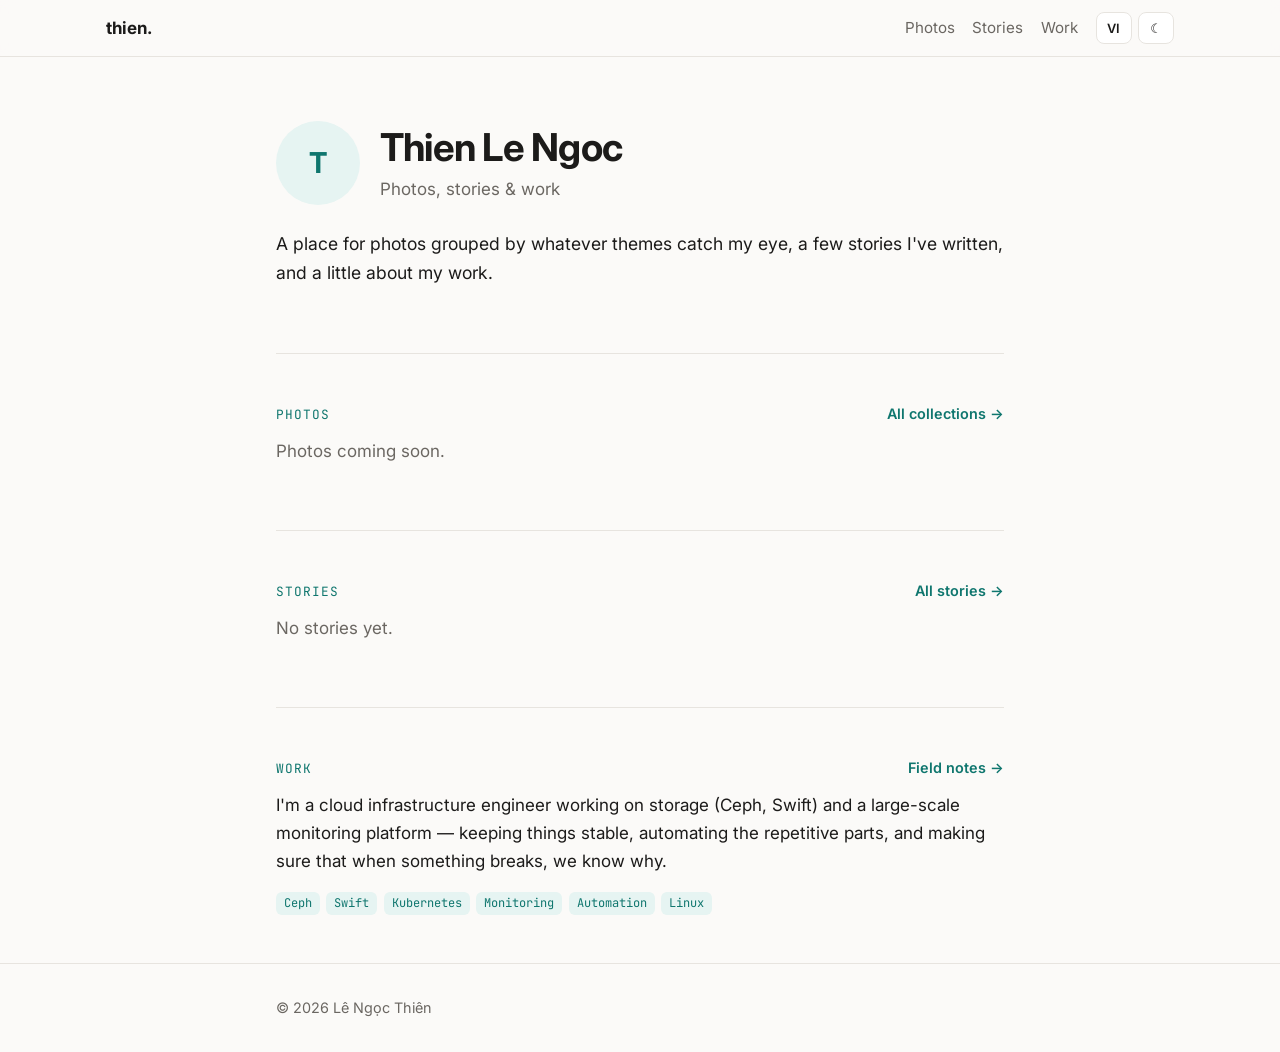
<file: index.html>
<!doctype html>
<html lang="vi" data-lang="vi"
      data-title-vi="Lê Ngọc Thiên — Ảnh, chuyện & công việc"
      data-title-en="Thien Le Ngoc — Photos, stories & work">
<head>
  <meta charset="utf-8">
  <meta name="viewport" content="width=device-width, initial-scale=1">
  <title>Lê Ngọc Thiên</title>
  <meta name="description" content="Ảnh, những câu chuyện tự viết và đôi dòng về công việc của Lê Ngọc Thiên.">
  <link rel="icon" href="data:image/svg+xml,<svg xmlns='http://www.w3.org/2000/svg' viewBox='0 0 100 100'><rect width='100' height='100' rx='22' fill='%230f766e'/><text x='50' y='66' font-size='52' text-anchor='middle' fill='white' font-family='sans-serif' font-weight='700'>T</text></svg>">
  <link rel="preconnect" href="https://fonts.googleapis.com">
  <link rel="preconnect" href="https://fonts.gstatic.com" crossorigin>
  <link href="https://fonts.googleapis.com/css2?family=Inter:wght@400;600;700&family=Literata:wght@400;600&family=JetBrains+Mono:wght@400&display=swap" rel="stylesheet">
  <link rel="stylesheet" href="assets/css/style.css">
  <script src="assets/js/main.js"></script>
</head>
<body data-page="home">

<header class="site-header">
  <div class="container">
    <a class="brand" href="./">thien.</a>
    <nav class="nav">
      <a href="anh/"><span data-l="vi">Ảnh</span><span data-l="en">Photos</span></a>
      <a href="chuyen/"><span data-l="vi">Chuyện</span><span data-l="en">Stories</span></a>
      <a href="cong-viec/"><span data-l="vi">Công việc</span><span data-l="en">Work</span></a>
      <span class="toggles">
        <button class="btn-icon" id="lang-toggle" type="button" aria-label="Switch language">EN</button>
        <button class="btn-icon" id="theme-toggle" type="button" aria-label="Toggle theme">☾</button>
      </span>
    </nav>
  </div>
</header>

<main class="container">

  <section class="hero">
    <div class="hero-top">
      <!-- TODO: thay bằng <img class="avatar" src="assets/avatar.jpg" alt=""> -->
      <div class="avatar" aria-hidden="true">T</div>
      <div>
        <h1><span data-l="vi">Lê Ngọc Thiên</span><span data-l="en">Thien Le Ngoc</span></h1>
        <p class="role"><span data-l="vi">Ảnh, chuyện &amp; công việc</span><span data-l="en">Photos, stories &amp; work</span></p>
      </div>
    </div>
    <p class="lead" data-l="vi">
      Nơi mình cất những bức ảnh theo từng chủ đề mình thích, vài câu chuyện tự viết,
      và đôi dòng về công việc.
    </p>
    <p class="lead" data-l="en">
      A place for photos grouped by whatever themes catch my eye, a few stories I've written,
      and a little about my work.
    </p>
  </section>

  <section id="photos">
    <div class="section-head">
      <div class="eyebrow"><span data-l="vi">Ảnh</span><span data-l="en">Photos</span></div>
      <a href="anh/"><span data-l="vi">Tất cả bộ sưu tập →</span><span data-l="en">All collections →</span></a>
    </div>
    <div id="home-photos"></div>
  </section>

  <section id="stories">
    <div class="section-head">
      <div class="eyebrow"><span data-l="vi">Chuyện</span><span data-l="en">Stories</span></div>
      <a href="chuyen/"><span data-l="vi">Tất cả truyện →</span><span data-l="en">All stories →</span></a>
    </div>
    <div id="home-stories"></div>
  </section>

  <section id="work">
    <div class="section-head">
      <div class="eyebrow"><span data-l="vi">Công việc</span><span data-l="en">Work</span></div>
      <a href="cong-viec/"><span data-l="vi">Ghi chép kỹ thuật →</span><span data-l="en">Field notes →</span></a>
    </div>
    <!-- TODO: chỉnh lại cho đúng. Repo public — không nêu tên công ty / sản phẩm / hệ thống nội bộ. -->
    <p data-l="vi">
      Mình là kỹ sư hạ tầng cloud, làm về lưu trữ (Ceph, Swift) và hệ thống giám sát quy mô lớn —
      làm sao để hệ thống chạy ổn định, tự động hoá được những việc lặp lại,
      và khi có sự cố thì biết ngay vì sao.
    </p>
    <p data-l="en">
      I'm a cloud infrastructure engineer working on storage (Ceph, Swift) and a large-scale monitoring
      platform — keeping things stable, automating the repetitive parts, and making sure that when
      something breaks, we know why.
    </p>
    <div class="tags">
      <span class="tag">Ceph</span><span class="tag">Swift</span><span class="tag">Kubernetes</span>
      <span class="tag">Monitoring</span><span class="tag">Automation</span><span class="tag">Linux</span>
    </div>
  </section>

</main>

<footer class="site-footer">
  <div class="container">© <span id="year">2026</span> Lê Ngọc Thiên</div>
</footer>

</body>
</html>
</file>
<file: assets/css/style.css>
/* ---------- Tokens ---------- */
:root {
  --bg: #fbfaf8;
  --surface: #ffffff;
  --text: #1c1b1a;
  --muted: #6b6762;
  --border: #e7e4df;
  --accent: #0f766e;
  --accent-soft: #e6f4f2;
  --radius: 12px;
  --max: 760px;
  --wide: 1100px;
  --font: "Inter", system-ui, -apple-system, "Segoe UI", Roboto, sans-serif;
  --serif: "Literata", Georgia, "Times New Roman", serif;
  --mono: "JetBrains Mono", ui-monospace, SFMono-Regular, Menlo, monospace;
  color-scheme: light;
}

@media (prefers-color-scheme: dark) {
  :root:not([data-theme="light"]) {
    --bg: #141413;
    --surface: #1c1c1a;
    --text: #ecebe8;
    --muted: #a19d97;
    --border: #2e2d2a;
    --accent: #5eead4;
    --accent-soft: #15302d;
    color-scheme: dark;
  }
}
:root[data-theme="dark"] {
  --bg: #141413;
  --surface: #1c1c1a;
  --text: #ecebe8;
  --muted: #a19d97;
  --border: #2e2d2a;
  --accent: #5eead4;
  --accent-soft: #15302d;
  color-scheme: dark;
}

/* ---------- Language switching ---------- */
:root[data-lang="vi"] [data-l="en"],
:root[data-lang="en"] [data-l="vi"] { display: none !important; }

/* ---------- Base ---------- */
*, *::before, *::after { box-sizing: border-box; }
html { scroll-behavior: smooth; scroll-padding-top: 72px; }
body {
  margin: 0;
  background: var(--bg);
  color: var(--text);
  font-family: var(--font);
  font-size: 17px;
  line-height: 1.65;
  -webkit-font-smoothing: antialiased;
}
a { color: var(--accent); text-decoration: none; }
a:hover { text-decoration: underline; text-underline-offset: 3px; }
img { max-width: 100%; display: block; }
h1, h2, h3 { line-height: 1.25; margin: 0 0 .5em; }
h1 { font-size: clamp(1.7rem, 4.5vw, 2.2rem); letter-spacing: -.02em; }
h2 { font-size: 1.35rem; letter-spacing: -.01em; }
h3 { font-size: 1.05rem; }
p { margin: 0 0 1em; }

.container { max-width: var(--max); margin: 0 auto; padding: 0 16px; }
.container.wide { max-width: var(--wide); }

/* ---------- Header ---------- */
.site-header {
  position: sticky; top: 0; z-index: 10;
  background: color-mix(in srgb, var(--bg) 85%, transparent);
  backdrop-filter: blur(8px);
  border-bottom: 1px solid var(--border);
}
.site-header .container {
  display: flex; align-items: center; justify-content: space-between;
  gap: 1rem; height: 56px; max-width: var(--wide);
}
.brand { font-weight: 700; color: var(--text); }
.brand:hover { text-decoration: none; }
.nav { display: flex; align-items: center; gap: 1.1rem; font-size: .95rem; }
.nav a { color: var(--muted); }
.nav a:hover, .nav a[aria-current] { color: var(--text); text-decoration: none; }
.toggles { display: flex; gap: .4rem; }
.btn-icon {
  border: 1px solid var(--border); background: var(--surface); color: var(--text);
  border-radius: 8px; height: 32px; min-width: 36px; padding: 0 .5rem;
  font: 600 .8rem var(--font); cursor: pointer;
}
.btn-icon:hover { border-color: var(--accent); }
@media (max-width: 480px) {
  .nav { gap: .75rem; font-size: .9rem; }
  .brand { display: none; }
  .site-header .container { justify-content: flex-end; }
}

/* ---------- Sections ---------- */
section { padding: 3rem 0; border-bottom: 1px solid var(--border); }
section:last-of-type { border-bottom: none; }
.page { padding-top: 2.5rem; padding-bottom: 4rem; }
.eyebrow { font-family: var(--mono); font-size: .8rem; color: var(--accent); text-transform: uppercase; letter-spacing: .08em; margin-bottom: .75rem; }
.section-head { display: flex; justify-content: space-between; align-items: baseline; gap: 1rem; }
.section-head a { font-size: .9rem; font-weight: 600; white-space: nowrap; }
.meta { color: var(--muted); font-size: .88rem; }
.empty { color: var(--muted); }
.lead { font-size: 1.1rem; }
.back { display: inline-block; font-size: .9rem; margin-bottom: 1.5rem; }

/* Hero */
.hero { padding-top: 4rem; }
.hero-top { display: flex; align-items: center; gap: 1.25rem; margin-bottom: 1.5rem; }
.avatar {
  width: 84px; height: 84px; border-radius: 50%; flex: none;
  display: grid; place-items: center;
  background: var(--accent-soft); color: var(--accent);
  font-size: 1.8rem; font-weight: 700; object-fit: cover;
}
.hero h1 { font-size: clamp(1.8rem, 5vw, 2.4rem); margin: 0; }
.hero .role { color: var(--muted); margin: .2rem 0 0; }
.links { display: flex; flex-wrap: wrap; gap: .6rem; margin-top: 1.25rem; }
.chip {
  display: inline-flex; align-items: center; gap: .35rem;
  border: 1px solid var(--border); background: var(--surface);
  border-radius: 999px; padding: .3rem .85rem; font-size: .9rem; color: var(--text);
}
.chip:hover { border-color: var(--accent); text-decoration: none; }

.tags { display: flex; flex-wrap: wrap; gap: .4rem; margin-top: .6rem; }
.tag { font-family: var(--mono); font-size: .75rem; background: var(--accent-soft); color: var(--accent); border-radius: 6px; padding: .1rem .5rem; }

/* ---------- Photo collections ---------- */
.grid { display: grid; grid-template-columns: repeat(auto-fill, minmax(220px, 1fr)); gap: 1rem; margin-top: 1rem; }
.collection {
  display: block; color: inherit; border-radius: var(--radius); overflow: hidden;
  background: var(--surface); border: 1px solid var(--border);
  transition: border-color .15s, transform .15s;
}
.collection:hover { text-decoration: none; border-color: var(--accent); transform: translateY(-2px); }
.collection img, .cover-empty { width: 100%; aspect-ratio: 4 / 3; object-fit: cover; background: var(--accent-soft); }
.collection-body { padding: .75rem 1rem .9rem; }
.collection h3 { margin: 0 0 .15rem; }

/* Gallery inside a collection: masonry columns, natural aspect ratio */
.gallery { margin-top: 1.75rem; }
.gallery.masonry { columns: 3 260px; column-gap: .75rem; }
.gallery figure { margin: 0 0 .75rem; break-inside: avoid; }
.gallery img { width: 100%; height: auto; border-radius: 6px; cursor: zoom-in; transition: opacity .15s; }
.gallery a:hover img { opacity: .9; }
.gallery figcaption { color: var(--muted); font-size: .85rem; margin-top: .3rem; }

/* Lightbox */
.lightbox {
  position: fixed; inset: 0; z-index: 100;
  background: rgba(0, 0, 0, .94);
  display: grid; place-items: center; padding: 16px;
}
.lightbox[hidden] { display: none; }
.lightbox figure { margin: 0; text-align: center; }
.lightbox img { max-width: 100%; max-height: calc(100vh - 64px); max-height: calc(100dvh - 64px); object-fit: contain; border-radius: 4px; margin: 0 auto; }
.lightbox figcaption { color: #ccc; font-size: .9rem; margin-top: .5rem; min-height: 1.2em; }
.lightbox button {
  position: absolute; background: none; border: none; color: #fff;
  font-size: 2.5rem; line-height: 1; padding: .5rem 1rem; cursor: pointer; opacity: .7;
}
.lightbox button:hover { opacity: 1; }
.lb-prev { left: 0; top: 50%; transform: translateY(-50%); }
.lb-next { right: 0; top: 50%; transform: translateY(-50%); }
.lb-close { top: 0; right: 0; }

/* ---------- Stories ---------- */
.stories { list-style: none; margin: 1rem 0 0; padding: 0; }
.stories li { padding: 1.1rem 0; border-top: 1px dashed var(--border); }
.stories li:first-child { border-top: none; padding-top: 0; }
.stories h3 { font-family: var(--serif); font-size: 1.25rem; font-weight: 600; margin-bottom: .3rem; }
.stories p { color: var(--muted); margin-bottom: .3rem; }

.story h1 { font-family: var(--serif); font-weight: 600; letter-spacing: -.01em; }
.story > .meta { margin-bottom: 2.5rem; }
.prose { font-family: var(--serif); font-size: 1.125rem; line-height: 1.85; max-width: 38em; }
.prose p { margin: 0 0 1.3em; }
.prose h2, .prose h3 { font-family: var(--font); margin-top: 2.2em; }
.prose blockquote { margin: 1.5em 0; padding: 0 0 0 1.25em; border-left: 3px solid var(--accent); color: var(--muted); font-style: italic; }
.prose hr { border: 0; margin: 2.5em 0; text-align: center; }
.prose hr::after { content: "* * *"; color: var(--muted); letter-spacing: .5em; }
.pager { display: flex; justify-content: space-between; gap: 1rem; margin-top: 3rem; padding-top: 1.5rem; border-top: 1px solid var(--border); font-size: .95rem; }

/* ---------- Work ---------- */
.work-list { margin: 0; padding-left: 1.1rem; }
.work-list li { margin-bottom: .4rem; }

/* Footer */
.site-footer { border-top: 1px solid var(--border); padding: 2rem 0; color: var(--muted); font-size: .9rem; }

/* ---------- Work notes ---------- */
.system { padding: 1.5rem 0; border-top: 1px dashed var(--border); }
.system:first-child { border-top: none; padding-top: 0; }
.system h2 { margin-bottom: .3rem; }
.system p { color: var(--muted); }
.doc-links { display: flex; flex-wrap: wrap; gap: .5rem; }

.doc-tabs { display: flex; flex-wrap: wrap; gap: .25rem; border-bottom: 1px solid var(--border); margin-bottom: 1.5rem; }
.doc-tabs a { padding: .45rem .8rem; color: var(--muted); font-size: .92rem; border-bottom: 2px solid transparent; margin-bottom: -1px; }
.doc-tabs a:hover { color: var(--text); text-decoration: none; }
.doc-tabs a[aria-current] { color: var(--text); border-bottom-color: var(--accent); font-weight: 600; }

.toc { background: var(--surface); border: 1px solid var(--border); border-radius: 8px; padding: .6rem 1rem; margin-bottom: 2rem; font-size: .92rem; }
.toc summary { cursor: pointer; font-weight: 600; }
.toc ol { margin: .5rem 0 .2rem; padding-left: 1.3rem; }
.toc li { margin: .15rem 0; }

.doc { font-size: 1rem; line-height: 1.7; }
.doc h1 { margin-bottom: .75rem; }
.doc h2 { margin-top: 2.5rem; padding-top: .5rem; }
.doc h3 { margin-top: 1.75rem; }
.doc h4 { margin: 1.25rem 0 .4rem; font-size: 1rem; }
.doc ul, .doc ol { padding-left: 1.4rem; margin: 0 0 1em; }
.doc li { margin: .2rem 0; }
.doc li > p { margin: 0 0 .4em; }
.doc blockquote { margin: 1.25rem 0; padding: .1rem 1rem; border-left: 3px solid var(--accent); color: var(--muted); }
.doc hr { border: 0; border-top: 1px solid var(--border); margin: 2rem 0; }
.doc code { font-family: var(--mono); font-size: .86em; background: var(--accent-soft); padding: .1em .35em; border-radius: 4px; overflow-wrap: anywhere; }
.doc pre { background: var(--surface); border: 1px solid var(--border); border-radius: 8px; padding: .9rem 1rem; overflow-x: auto; line-height: 1.5; }
.doc pre code { background: none; padding: 0; font-size: .84rem; overflow-wrap: normal; }
.table-wrap { overflow-x: auto; margin: 0 0 1.25em; }
.doc table { border-collapse: collapse; width: 100%; font-size: .92rem; }
.doc th, .doc td { border: 1px solid var(--border); padding: .45rem .65rem; text-align: left; vertical-align: top; }
.doc th { background: var(--surface); font-weight: 600; }
.doc .mermaid { margin: 1.25rem 0; padding: 1rem; background: var(--surface); border: 1px solid var(--border); border-radius: 8px; overflow-x: auto; text-align: center; }
.reading-time { color: var(--muted); text-transform: none; letter-spacing: 0; }

/* Callouts: > [!NOTE] / [!TIP] / [!WARNING] ... */
:root { --c-note: #2563eb; --c-tip: #0f766e; --c-important: #7c3aed; --c-warning: #b45309; --c-caution: #dc2626; }
:root[data-theme="dark"] { --c-note: #60a5fa; --c-tip: #5eead4; --c-important: #c4b5fd; --c-warning: #fbbf24; --c-caution: #f87171; }
@media (prefers-color-scheme: dark) {
  :root:not([data-theme="light"]) { --c-note: #60a5fa; --c-tip: #5eead4; --c-important: #c4b5fd; --c-warning: #fbbf24; --c-caution: #f87171; }
}
.doc blockquote.callout {
  --c: var(--c-note);
  color: var(--text); border-left: 4px solid var(--c); border-radius: 0 8px 8px 0;
  background: color-mix(in srgb, var(--c) 9%, var(--surface)); padding: .7rem 1rem .4rem; margin: 1.5rem 0;
}
.doc blockquote.callout p:last-child, .doc blockquote.callout ul:last-child { margin-bottom: .3rem; }
.callout-tip { --c: var(--c-tip) !important; }
.callout-important { --c: var(--c-important) !important; }
.callout-warning { --c: var(--c-warning) !important; }
.callout-caution { --c: var(--c-caution) !important; }
.callout-title { color: var(--c); font-weight: 700; font-size: .78rem; text-transform: uppercase; letter-spacing: .06em; margin-bottom: .3rem; }
</file>
